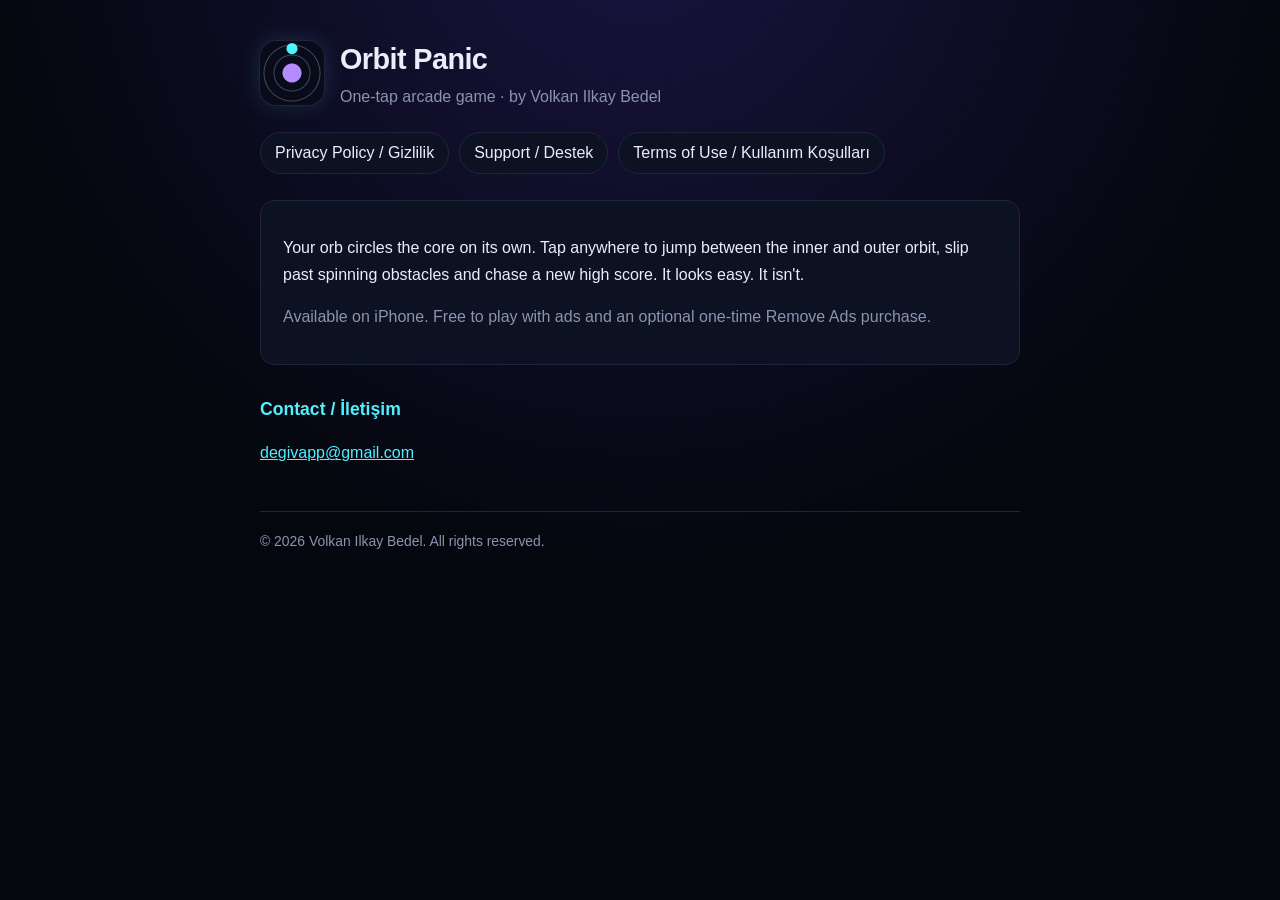
<file: index.html>
<!doctype html>
<html lang="en"><head><meta charset="utf-8">
<meta name="viewport" content="width=device-width,initial-scale=1">
<title>Orbit Panic — Legal &amp; Support</title>
<link rel="stylesheet" href="style.css"></head>
<body><div class="wrap">
<header><div class="logo"></div><div><h1>Orbit Panic</h1>
<div class="muted">One-tap arcade game · by Volkan Ilkay Bedel</div></div></header>

<nav>
  <a href="privacy.html">Privacy Policy / Gizlilik</a>
  <a href="support.html">Support / Destek</a>
  <a href="terms.html">Terms of Use / Kullanım Koşulları</a>
</nav>

<div class="card">
  <p>Your orb circles the core on its own. Tap anywhere to jump between the inner and outer orbit,
  slip past spinning obstacles and chase a new high score. It looks easy. It isn't.</p>
  <p class="muted">Available on iPhone. Free to play with ads and an optional one-time Remove Ads purchase.</p>
</div>

<h2>Contact / İletişim</h2>
<p><a href="mailto:degivapp@gmail.com">degivapp@gmail.com</a></p>

<footer>© 2026 Volkan Ilkay Bedel. All rights reserved.</footer>
</div></body></html>
</file>
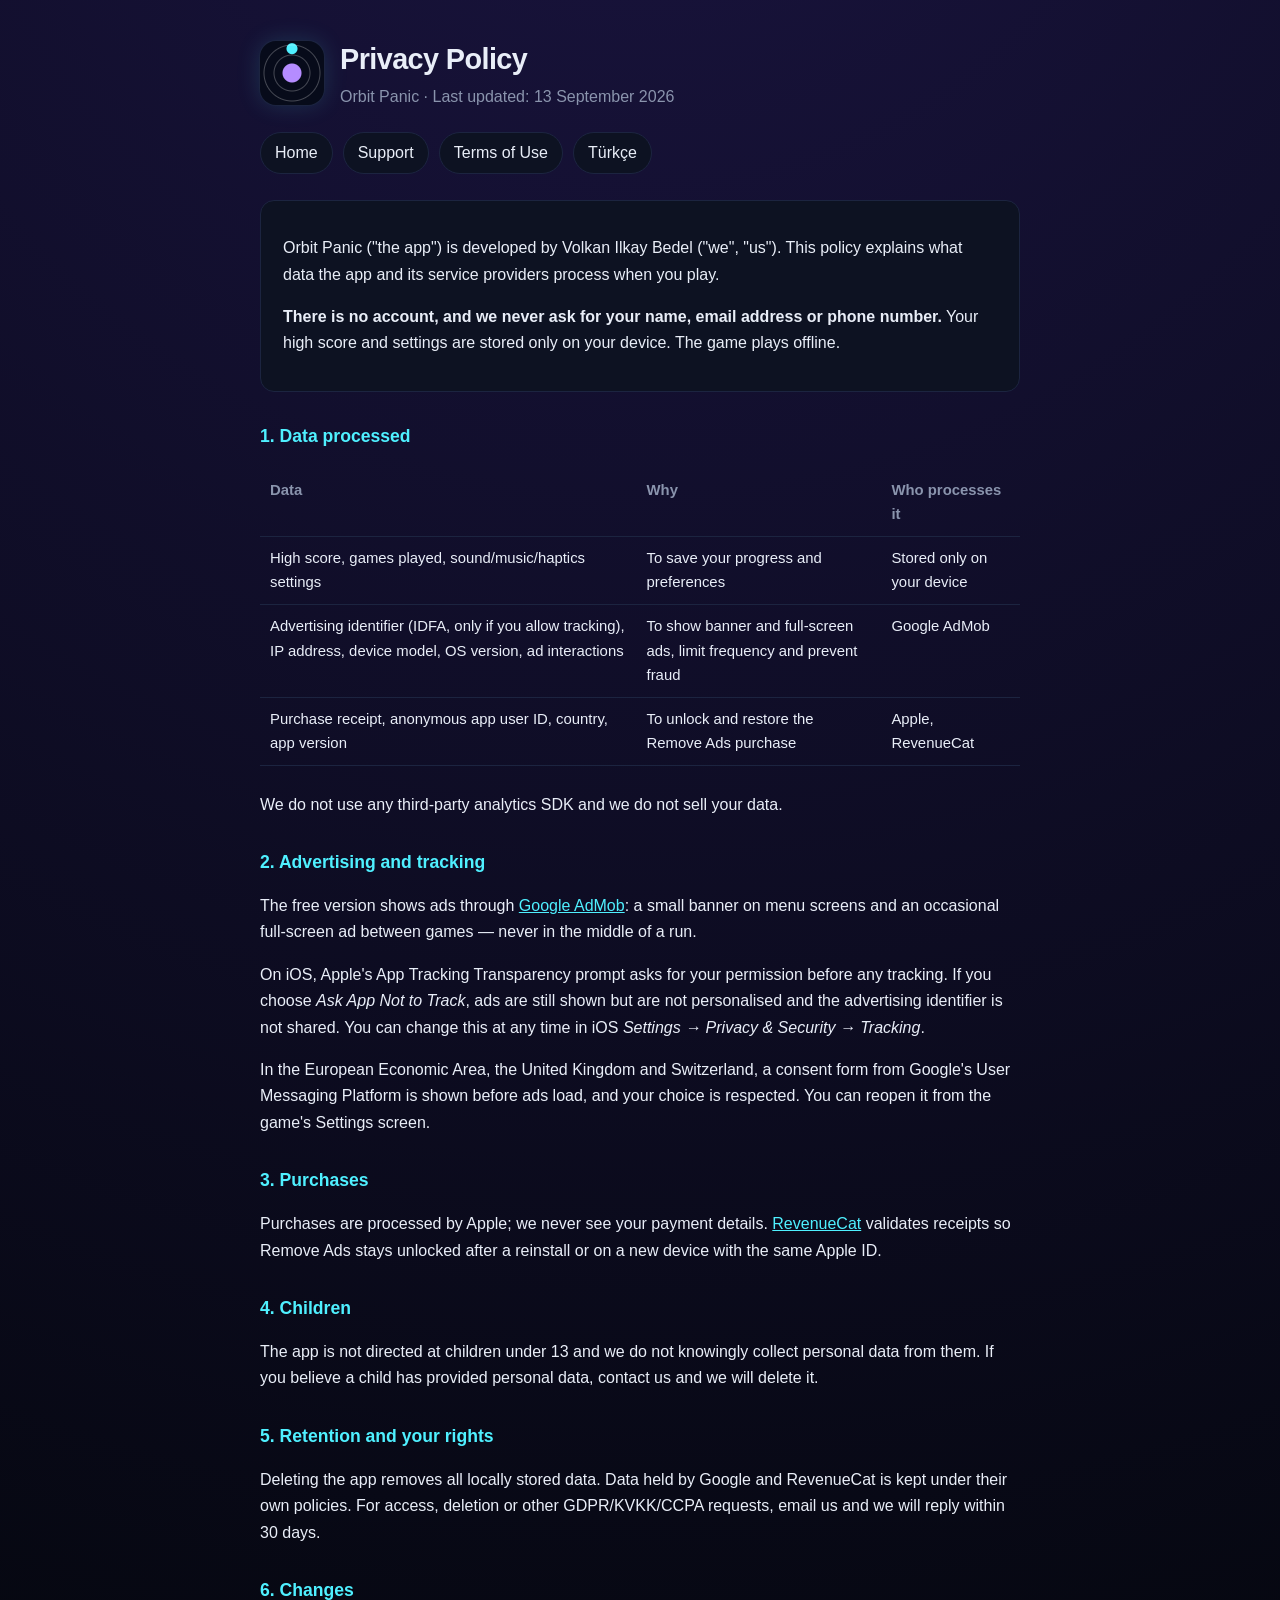
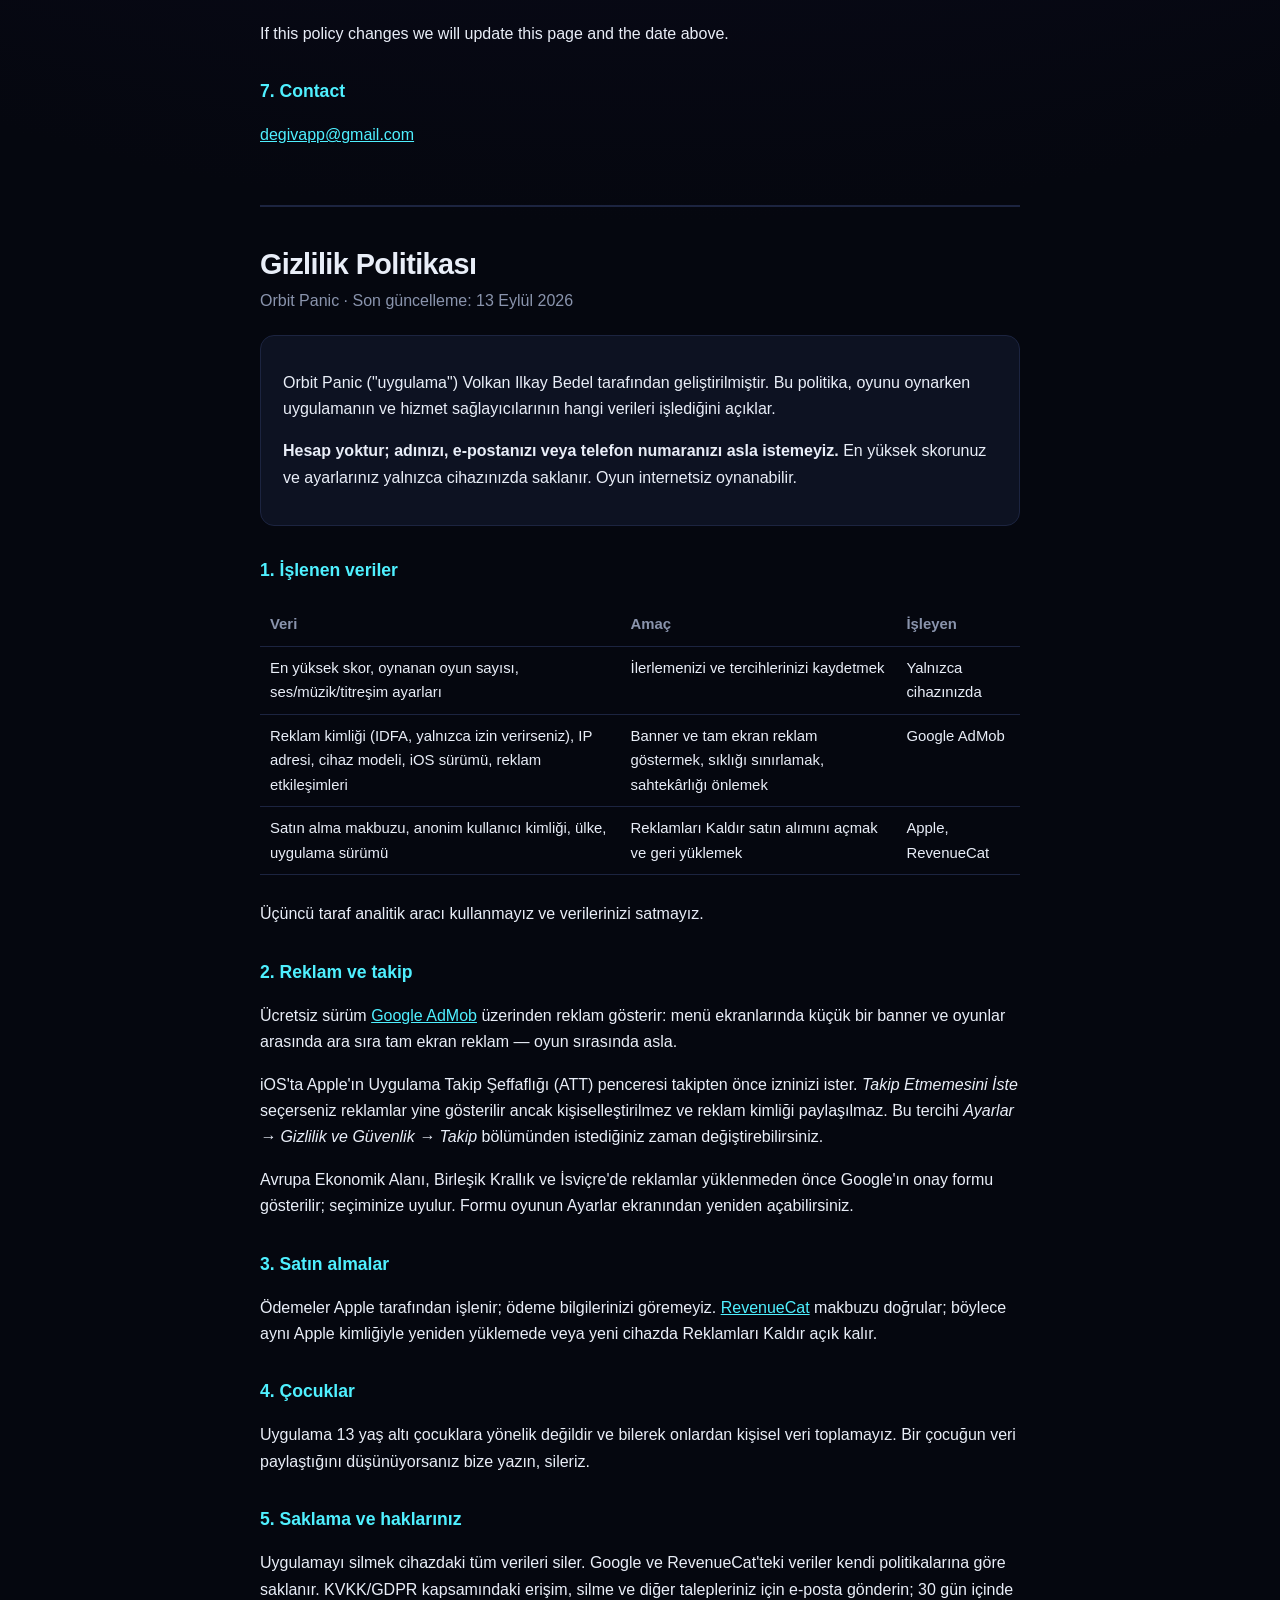
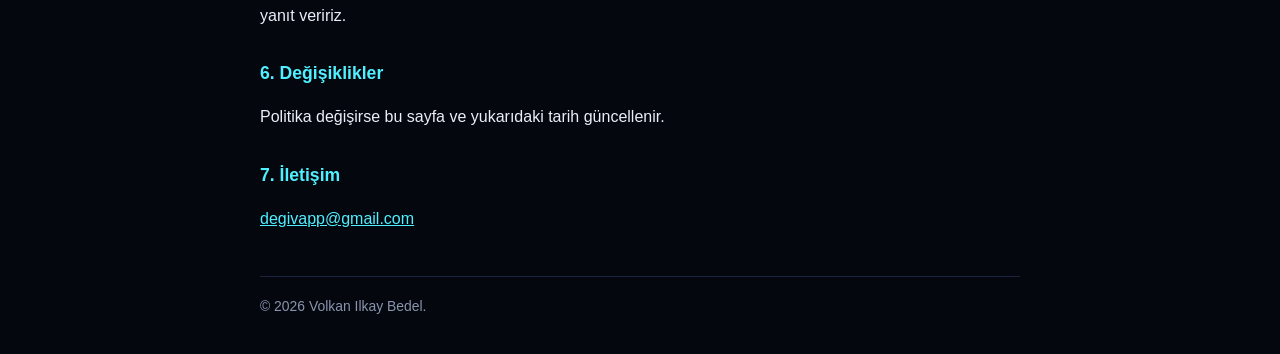
<file: privacy.html>
<!doctype html>
<html lang="en"><head><meta charset="utf-8">
<meta name="viewport" content="width=device-width,initial-scale=1">
<title>Orbit Panic — Privacy Policy</title>
<link rel="stylesheet" href="style.css"></head>
<body><div class="wrap">
<header><div class="logo"></div><div><h1>Privacy Policy</h1>
<div class="muted">Orbit Panic · Last updated: 13 September 2026</div></div></header>

<nav><a href="index.html">Home</a><a href="support.html">Support</a><a href="terms.html">Terms of Use</a><a href="#tr">Türkçe</a></nav>

<div class="card">
<p>Orbit Panic ("the app") is developed by Volkan Ilkay Bedel ("we", "us"). This policy explains what data
the app and its service providers process when you play.</p>
<p><strong>There is no account, and we never ask for your name, email address or phone number.</strong>
Your high score and settings are stored only on your device. The game plays offline.</p>
</div>

<h2>1. Data processed</h2>
<div class="tablewrap"><table>
<tr><th>Data</th><th>Why</th><th>Who processes it</th></tr>
<tr><td>High score, games played, sound/music/haptics settings</td><td>To save your progress and preferences</td><td>Stored only on your device</td></tr>
<tr><td>Advertising identifier (IDFA, only if you allow tracking), IP address, device model, OS version, ad interactions</td><td>To show banner and full-screen ads, limit frequency and prevent fraud</td><td>Google AdMob</td></tr>
<tr><td>Purchase receipt, anonymous app user ID, country, app version</td><td>To unlock and restore the Remove Ads purchase</td><td>Apple, RevenueCat</td></tr>
</table></div>
<p>We do not use any third-party analytics SDK and we do not sell your data.</p>

<h2>2. Advertising and tracking</h2>
<p>The free version shows ads through <a href="https://policies.google.com/technologies/partner-sites">Google AdMob</a>:
a small banner on menu screens and an occasional full-screen ad between games — never in the middle of a run.</p>
<p>On iOS, Apple's App Tracking Transparency prompt asks for your permission before any tracking. If you choose
<em>Ask App Not to Track</em>, ads are still shown but are not personalised and the advertising identifier is not
shared. You can change this at any time in iOS <em>Settings → Privacy &amp; Security → Tracking</em>.</p>
<p>In the European Economic Area, the United Kingdom and Switzerland, a consent form from Google's User Messaging
Platform is shown before ads load, and your choice is respected. You can reopen it from the game's Settings screen.</p>

<h2>3. Purchases</h2>
<p>Purchases are processed by Apple; we never see your payment details.
<a href="https://www.revenuecat.com/privacy">RevenueCat</a> validates receipts so Remove Ads stays unlocked after a
reinstall or on a new device with the same Apple ID.</p>

<h2>4. Children</h2>
<p>The app is not directed at children under 13 and we do not knowingly collect personal data from them.
If you believe a child has provided personal data, contact us and we will delete it.</p>

<h2>5. Retention and your rights</h2>
<p>Deleting the app removes all locally stored data. Data held by Google and RevenueCat is kept under their own
policies. For access, deletion or other GDPR/KVKK/CCPA requests, email us and we will reply within 30 days.</p>

<h2>6. Changes</h2>
<p>If this policy changes we will update this page and the date above.</p>

<h2>7. Contact</h2>
<p><a href="mailto:degivapp@gmail.com">degivapp@gmail.com</a></p>

<!-- ---------------- TÜRKÇE ---------------- -->
<div class="lang" id="tr">
<h1>Gizlilik Politikası</h1>
<div class="muted">Orbit Panic · Son güncelleme: 13 Eylül 2026</div>

<div class="card" style="margin-top:20px">
<p>Orbit Panic ("uygulama") Volkan Ilkay Bedel tarafından geliştirilmiştir. Bu politika, oyunu oynarken uygulamanın
ve hizmet sağlayıcılarının hangi verileri işlediğini açıklar.</p>
<p><strong>Hesap yoktur; adınızı, e-postanızı veya telefon numaranızı asla istemeyiz.</strong>
En yüksek skorunuz ve ayarlarınız yalnızca cihazınızda saklanır. Oyun internetsiz oynanabilir.</p>
</div>

<h2>1. İşlenen veriler</h2>
<div class="tablewrap"><table>
<tr><th>Veri</th><th>Amaç</th><th>İşleyen</th></tr>
<tr><td>En yüksek skor, oynanan oyun sayısı, ses/müzik/titreşim ayarları</td><td>İlerlemenizi ve tercihlerinizi kaydetmek</td><td>Yalnızca cihazınızda</td></tr>
<tr><td>Reklam kimliği (IDFA, yalnızca izin verirseniz), IP adresi, cihaz modeli, iOS sürümü, reklam etkileşimleri</td><td>Banner ve tam ekran reklam göstermek, sıklığı sınırlamak, sahtekârlığı önlemek</td><td>Google AdMob</td></tr>
<tr><td>Satın alma makbuzu, anonim kullanıcı kimliği, ülke, uygulama sürümü</td><td>Reklamları Kaldır satın alımını açmak ve geri yüklemek</td><td>Apple, RevenueCat</td></tr>
</table></div>
<p>Üçüncü taraf analitik aracı kullanmayız ve verilerinizi satmayız.</p>

<h2>2. Reklam ve takip</h2>
<p>Ücretsiz sürüm <a href="https://policies.google.com/technologies/partner-sites">Google AdMob</a> üzerinden reklam
gösterir: menü ekranlarında küçük bir banner ve oyunlar arasında ara sıra tam ekran reklam — oyun sırasında asla.</p>
<p>iOS'ta Apple'ın Uygulama Takip Şeffaflığı (ATT) penceresi takipten önce izninizi ister. <em>Takip Etmemesini İste</em>
seçerseniz reklamlar yine gösterilir ancak kişiselleştirilmez ve reklam kimliği paylaşılmaz. Bu tercihi
<em>Ayarlar → Gizlilik ve Güvenlik → Takip</em> bölümünden istediğiniz zaman değiştirebilirsiniz.</p>
<p>Avrupa Ekonomik Alanı, Birleşik Krallık ve İsviçre'de reklamlar yüklenmeden önce Google'ın onay formu gösterilir;
seçiminize uyulur. Formu oyunun Ayarlar ekranından yeniden açabilirsiniz.</p>

<h2>3. Satın almalar</h2>
<p>Ödemeler Apple tarafından işlenir; ödeme bilgilerinizi göremeyiz.
<a href="https://www.revenuecat.com/privacy">RevenueCat</a> makbuzu doğrular; böylece aynı Apple kimliğiyle
yeniden yüklemede veya yeni cihazda Reklamları Kaldır açık kalır.</p>

<h2>4. Çocuklar</h2>
<p>Uygulama 13 yaş altı çocuklara yönelik değildir ve bilerek onlardan kişisel veri toplamayız. Bir çocuğun veri
paylaştığını düşünüyorsanız bize yazın, sileriz.</p>

<h2>5. Saklama ve haklarınız</h2>
<p>Uygulamayı silmek cihazdaki tüm verileri siler. Google ve RevenueCat'teki veriler kendi politikalarına göre
saklanır. KVKK/GDPR kapsamındaki erişim, silme ve diğer talepleriniz için e-posta gönderin; 30 gün içinde yanıt veririz.</p>

<h2>6. Değişiklikler</h2>
<p>Politika değişirse bu sayfa ve yukarıdaki tarih güncellenir.</p>

<h2>7. İletişim</h2>
<p><a href="mailto:degivapp@gmail.com">degivapp@gmail.com</a></p>
</div>

<footer>© 2026 Volkan Ilkay Bedel.</footer>
</div></body></html>
</file>
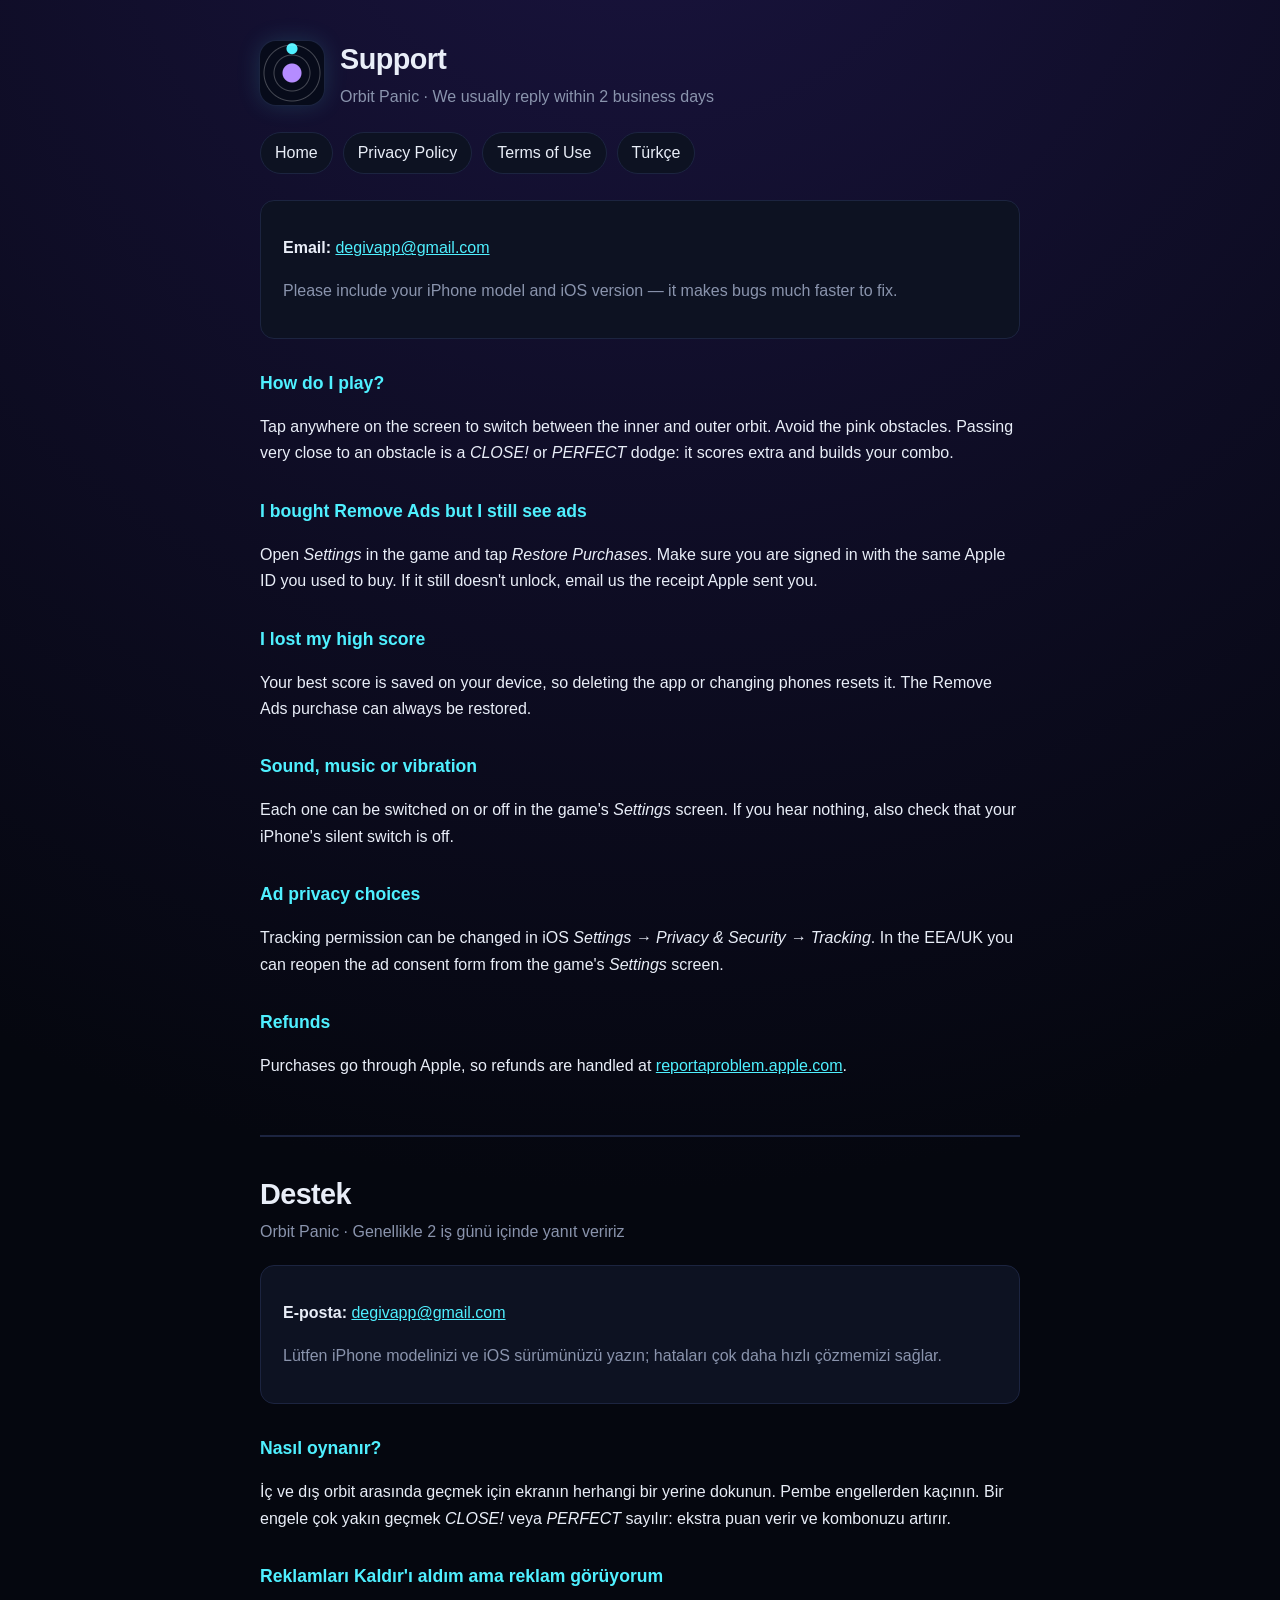
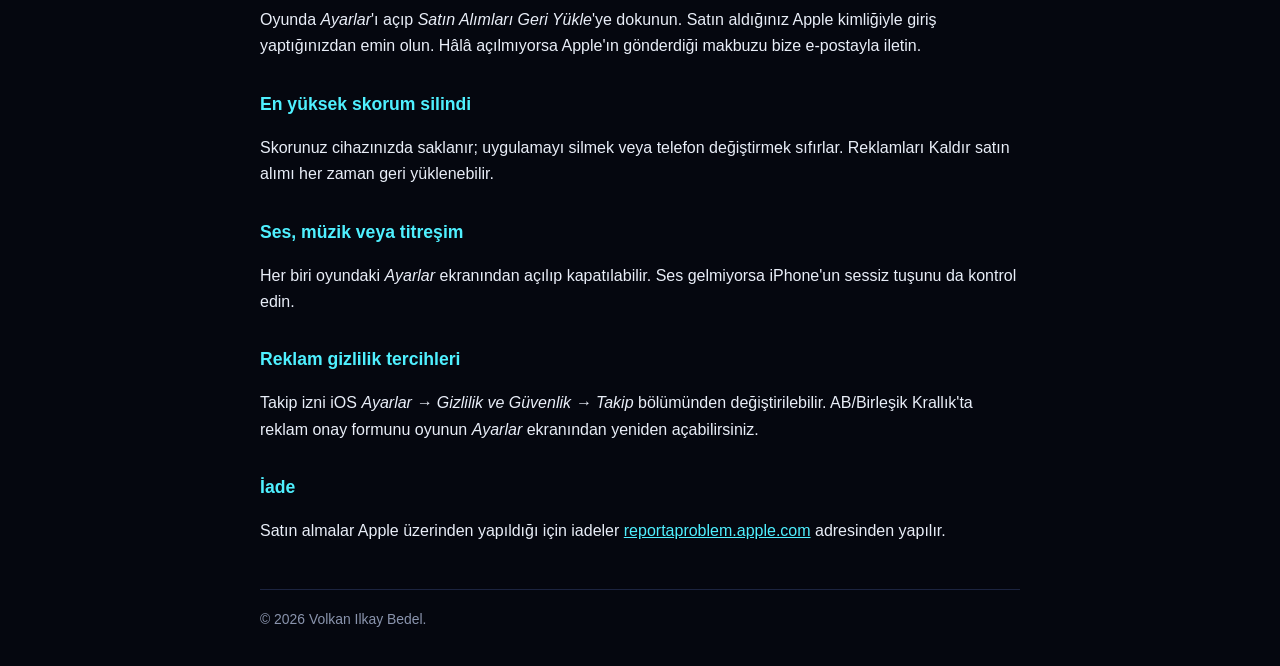
<file: support.html>
<!doctype html>
<html lang="en"><head><meta charset="utf-8">
<meta name="viewport" content="width=device-width,initial-scale=1">
<title>Orbit Panic — Support</title>
<link rel="stylesheet" href="style.css"></head>
<body><div class="wrap">
<header><div class="logo"></div><div><h1>Support</h1>
<div class="muted">Orbit Panic · We usually reply within 2 business days</div></div></header>

<nav><a href="index.html">Home</a><a href="privacy.html">Privacy Policy</a><a href="terms.html">Terms of Use</a><a href="#tr">Türkçe</a></nav>

<div class="card">
<p><strong>Email:</strong> <a href="mailto:degivapp@gmail.com">degivapp@gmail.com</a></p>
<p class="muted">Please include your iPhone model and iOS version — it makes bugs much faster to fix.</p>
</div>

<h2>How do I play?</h2>
<p>Tap anywhere on the screen to switch between the inner and outer orbit. Avoid the pink obstacles.
Passing very close to an obstacle is a <em>CLOSE!</em> or <em>PERFECT</em> dodge: it scores extra and builds your combo.</p>

<h2>I bought Remove Ads but I still see ads</h2>
<p>Open <em>Settings</em> in the game and tap <em>Restore Purchases</em>. Make sure you are signed in with the same
Apple ID you used to buy. If it still doesn't unlock, email us the receipt Apple sent you.</p>

<h2>I lost my high score</h2>
<p>Your best score is saved on your device, so deleting the app or changing phones resets it.
The Remove Ads purchase can always be restored.</p>

<h2>Sound, music or vibration</h2>
<p>Each one can be switched on or off in the game's <em>Settings</em> screen. If you hear nothing, also check that your
iPhone's silent switch is off.</p>

<h2>Ad privacy choices</h2>
<p>Tracking permission can be changed in iOS <em>Settings → Privacy &amp; Security → Tracking</em>. In the EEA/UK you can
reopen the ad consent form from the game's <em>Settings</em> screen.</p>

<h2>Refunds</h2>
<p>Purchases go through Apple, so refunds are handled at <a href="https://reportaproblem.apple.com">reportaproblem.apple.com</a>.</p>

<!-- ---------------- TÜRKÇE ---------------- -->
<div class="lang" id="tr">
<h1>Destek</h1>
<div class="muted">Orbit Panic · Genellikle 2 iş günü içinde yanıt veririz</div>

<div class="card" style="margin-top:20px">
<p><strong>E-posta:</strong> <a href="mailto:degivapp@gmail.com">degivapp@gmail.com</a></p>
<p class="muted">Lütfen iPhone modelinizi ve iOS sürümünüzü yazın; hataları çok daha hızlı çözmemizi sağlar.</p>
</div>

<h2>Nasıl oynanır?</h2>
<p>İç ve dış orbit arasında geçmek için ekranın herhangi bir yerine dokunun. Pembe engellerden kaçının.
Bir engele çok yakın geçmek <em>CLOSE!</em> veya <em>PERFECT</em> sayılır: ekstra puan verir ve kombonuzu artırır.</p>

<h2>Reklamları Kaldır'ı aldım ama reklam görüyorum</h2>
<p>Oyunda <em>Ayarlar</em>'ı açıp <em>Satın Alımları Geri Yükle</em>'ye dokunun. Satın aldığınız Apple kimliğiyle giriş
yaptığınızdan emin olun. Hâlâ açılmıyorsa Apple'ın gönderdiği makbuzu bize e-postayla iletin.</p>

<h2>En yüksek skorum silindi</h2>
<p>Skorunuz cihazınızda saklanır; uygulamayı silmek veya telefon değiştirmek sıfırlar.
Reklamları Kaldır satın alımı her zaman geri yüklenebilir.</p>

<h2>Ses, müzik veya titreşim</h2>
<p>Her biri oyundaki <em>Ayarlar</em> ekranından açılıp kapatılabilir. Ses gelmiyorsa iPhone'un sessiz tuşunu da kontrol edin.</p>

<h2>Reklam gizlilik tercihleri</h2>
<p>Takip izni iOS <em>Ayarlar → Gizlilik ve Güvenlik → Takip</em> bölümünden değiştirilebilir. AB/Birleşik Krallık'ta
reklam onay formunu oyunun <em>Ayarlar</em> ekranından yeniden açabilirsiniz.</p>

<h2>İade</h2>
<p>Satın almalar Apple üzerinden yapıldığı için iadeler <a href="https://reportaproblem.apple.com">reportaproblem.apple.com</a> adresinden yapılır.</p>
</div>

<footer>© 2026 Volkan Ilkay Bedel.</footer>
</div></body></html>
</file>
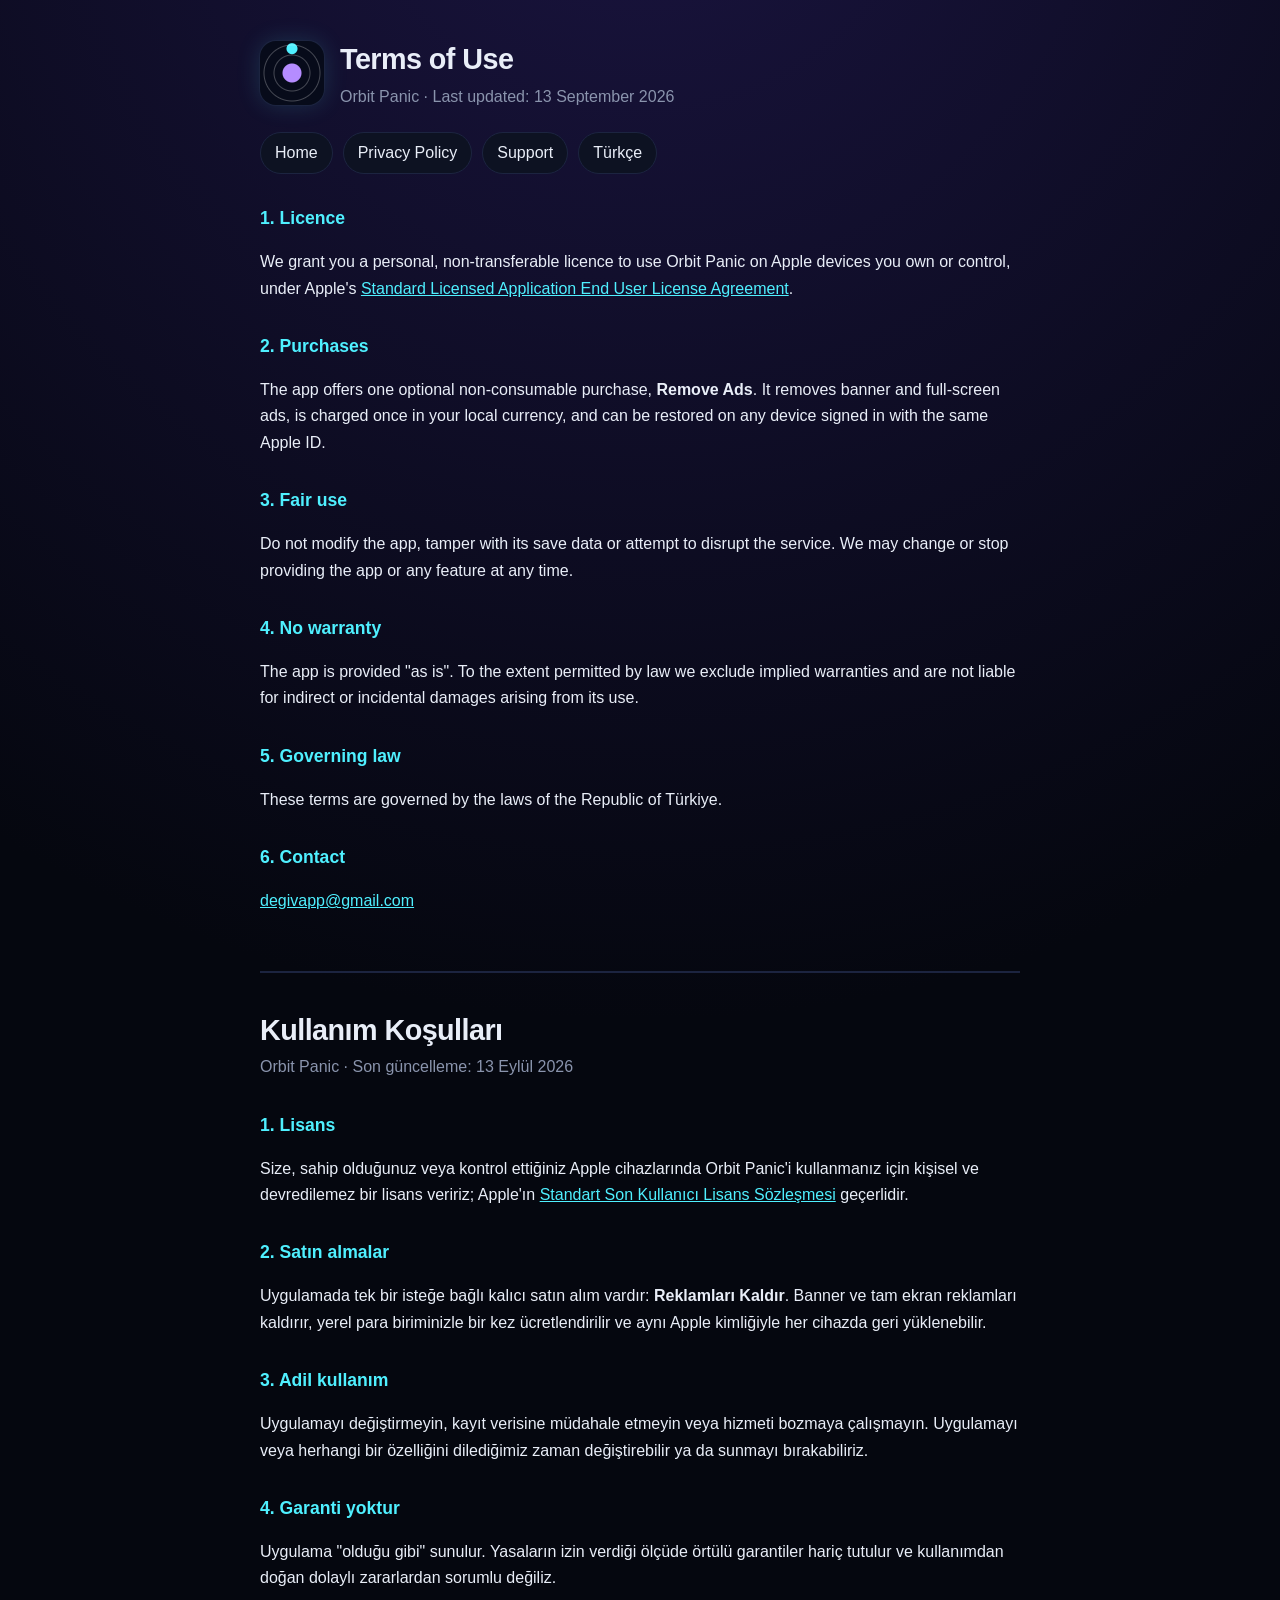
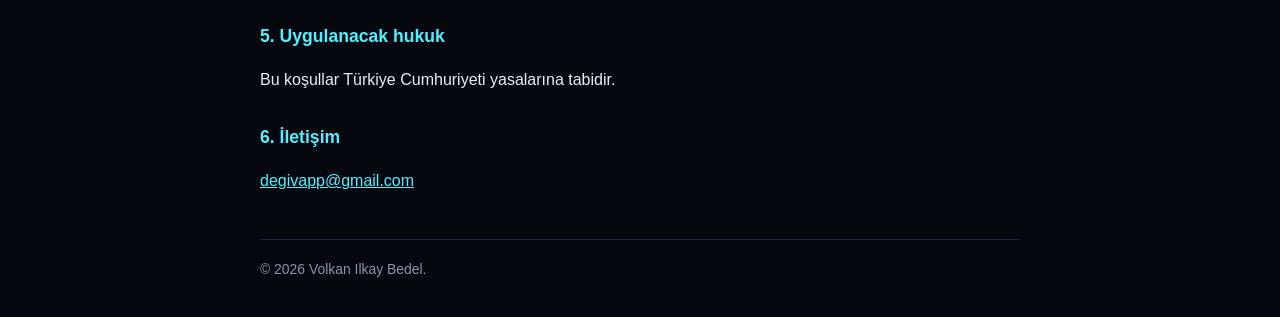
<file: terms.html>
<!doctype html>
<html lang="en"><head><meta charset="utf-8">
<meta name="viewport" content="width=device-width,initial-scale=1">
<title>Orbit Panic — Terms of Use</title>
<link rel="stylesheet" href="style.css"></head>
<body><div class="wrap">
<header><div class="logo"></div><div><h1>Terms of Use</h1>
<div class="muted">Orbit Panic · Last updated: 13 September 2026</div></div></header>

<nav><a href="index.html">Home</a><a href="privacy.html">Privacy Policy</a><a href="support.html">Support</a><a href="#tr">Türkçe</a></nav>

<h2>1. Licence</h2>
<p>We grant you a personal, non-transferable licence to use Orbit Panic on Apple devices you own or control, under
Apple's <a href="https://www.apple.com/legal/internet-services/itunes/dev/stdeula/">Standard Licensed Application End User License Agreement</a>.</p>

<h2>2. Purchases</h2>
<p>The app offers one optional non-consumable purchase, <strong>Remove Ads</strong>. It removes banner and full-screen
ads, is charged once in your local currency, and can be restored on any device signed in with the same Apple ID.</p>

<h2>3. Fair use</h2>
<p>Do not modify the app, tamper with its save data or attempt to disrupt the service. We may change or stop providing
the app or any feature at any time.</p>

<h2>4. No warranty</h2>
<p>The app is provided "as is". To the extent permitted by law we exclude implied warranties and are not liable for
indirect or incidental damages arising from its use.</p>

<h2>5. Governing law</h2>
<p>These terms are governed by the laws of the Republic of Türkiye.</p>

<h2>6. Contact</h2>
<p><a href="mailto:degivapp@gmail.com">degivapp@gmail.com</a></p>

<!-- ---------------- TÜRKÇE ---------------- -->
<div class="lang" id="tr">
<h1>Kullanım Koşulları</h1>
<div class="muted">Orbit Panic · Son güncelleme: 13 Eylül 2026</div>

<h2>1. Lisans</h2>
<p>Size, sahip olduğunuz veya kontrol ettiğiniz Apple cihazlarında Orbit Panic'i kullanmanız için kişisel ve devredilemez
bir lisans veririz; Apple'ın <a href="https://www.apple.com/legal/internet-services/itunes/dev/stdeula/">Standart Son Kullanıcı Lisans Sözleşmesi</a> geçerlidir.</p>

<h2>2. Satın almalar</h2>
<p>Uygulamada tek bir isteğe bağlı kalıcı satın alım vardır: <strong>Reklamları Kaldır</strong>. Banner ve tam ekran
reklamları kaldırır, yerel para biriminizle bir kez ücretlendirilir ve aynı Apple kimliğiyle her cihazda geri yüklenebilir.</p>

<h2>3. Adil kullanım</h2>
<p>Uygulamayı değiştirmeyin, kayıt verisine müdahale etmeyin veya hizmeti bozmaya çalışmayın. Uygulamayı veya herhangi bir
özelliğini dilediğimiz zaman değiştirebilir ya da sunmayı bırakabiliriz.</p>

<h2>4. Garanti yoktur</h2>
<p>Uygulama "olduğu gibi" sunulur. Yasaların izin verdiği ölçüde örtülü garantiler hariç tutulur ve kullanımdan doğan dolaylı
zararlardan sorumlu değiliz.</p>

<h2>5. Uygulanacak hukuk</h2>
<p>Bu koşullar Türkiye Cumhuriyeti yasalarına tabidir.</p>

<h2>6. İletişim</h2>
<p><a href="mailto:degivapp@gmail.com">degivapp@gmail.com</a></p>
</div>

<footer>© 2026 Volkan Ilkay Bedel.</footer>
</div></body></html>
</file>
<file: style.css>
:root { --bg:#05070f; --card:#0d1222; --ink:#e9eef8; --muted:#8a94ad; --accent:#4ff0ff; --hot:#ff3d8a; --line:#1c2440; }
* { box-sizing: border-box; }
body { margin:0; padding:36px 18px; background:radial-gradient(circle at 50% -10%, #1a1440 0%, var(--bg) 55%);
       color:var(--ink); font:16px/1.65 -apple-system,BlinkMacSystemFont,"Segoe UI",Roboto,sans-serif; min-height:100vh; }
.wrap { max-width:760px; margin:0 auto; }
header { display:flex; gap:16px; align-items:center; margin-bottom:22px; }
.logo { width:64px; height:64px; border-radius:16px; flex:none; background:#070b1a;
        box-shadow:0 0 0 1px var(--line), 0 0 24px rgba(79,240,255,.15);
        background-image:radial-gradient(circle at 50% 50%, #b58cff 0 9px, transparent 10px),
          radial-gradient(circle at 50% 50%, transparent 0 17px, rgba(255,255,255,.25) 18px, transparent 19px),
          radial-gradient(circle at 50% 50%, transparent 0 27px, rgba(255,255,255,.25) 28px, transparent 29px),
          radial-gradient(circle at 50% 12%, var(--accent) 0 5px, transparent 6px); }
h1 { margin:0; font-size:1.8rem; letter-spacing:-.02em; }
h2 { margin:30px 0 8px; font-size:1.1rem; color:var(--accent); }
.muted { color:var(--muted); }
nav { display:flex; flex-wrap:wrap; gap:10px; margin:0 0 26px; }
nav a { padding:7px 14px; border:1px solid var(--line); border-radius:999px; text-decoration:none; color:var(--ink); background:var(--card); }
nav a:hover { border-color:var(--accent); }
.card { background:var(--card); border:1px solid var(--line); border-radius:14px; padding:18px 22px; }
a { color:var(--accent); }
table { width:100%; border-collapse:collapse; margin:10px 0; font-size:.93rem; }
th, td { text-align:left; padding:9px 10px; border-bottom:1px solid var(--line); vertical-align:top; }
th { color:var(--muted); font-weight:600; }
.tablewrap { overflow-x:auto; }
.lang { margin-top:56px; padding-top:34px; border-top:2px solid var(--line); }
footer { margin-top:44px; padding-top:18px; border-top:1px solid var(--line); color:var(--muted); font-size:.87rem; }
</file>
